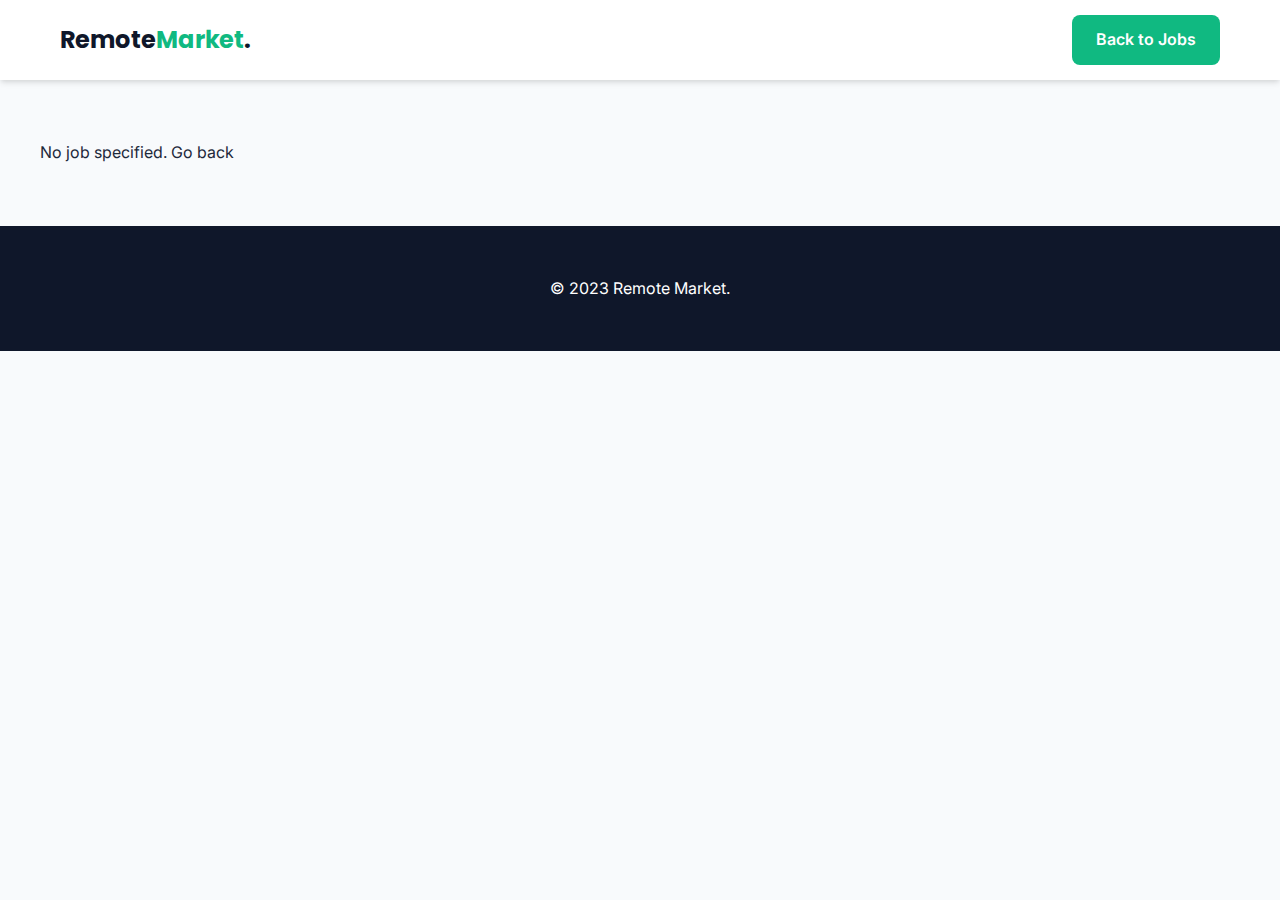
<file: job-detail.html>
<!DOCTYPE html>
<html lang="en">

<head>
    <meta charset="UTF-8">
    <meta name="viewport" content="width=device-width, initial-scale=1.0">
    <title>Job Details | Remote Market</title>
    <link
        href="https://fonts.googleapis.com/css2?family=Inter:wght@400;500;600&family=Poppins:wght@600;700&display=swap"
        rel="stylesheet">
    <link rel="stylesheet" href="styles/main.css">
</head>

<body>

    <header>
        <div class="container">
            <nav>
                <div class="logo"><a href="index.html">Remote<span>Market</span>.</a></div>
                <a href="jobs.html" class="btn btn-secondary">Back to Jobs</a>
            </nav>
        </div>
    </header>

    <div class="container" style="padding: 60px 0;">
        <div id="job-detail-container">
            <p>Loading job details...</p>
        </div>
    </div>

    <footer style="background-color: var(--primary); color: white; padding: 50px 0; text-align: center;">
        <div class="container">
            <p>&copy; 2023 Remote Market.</p>
        </div>
    </footer>

    <script src="scripts/job-detail.js"></script>
</body>

</html>
</file>
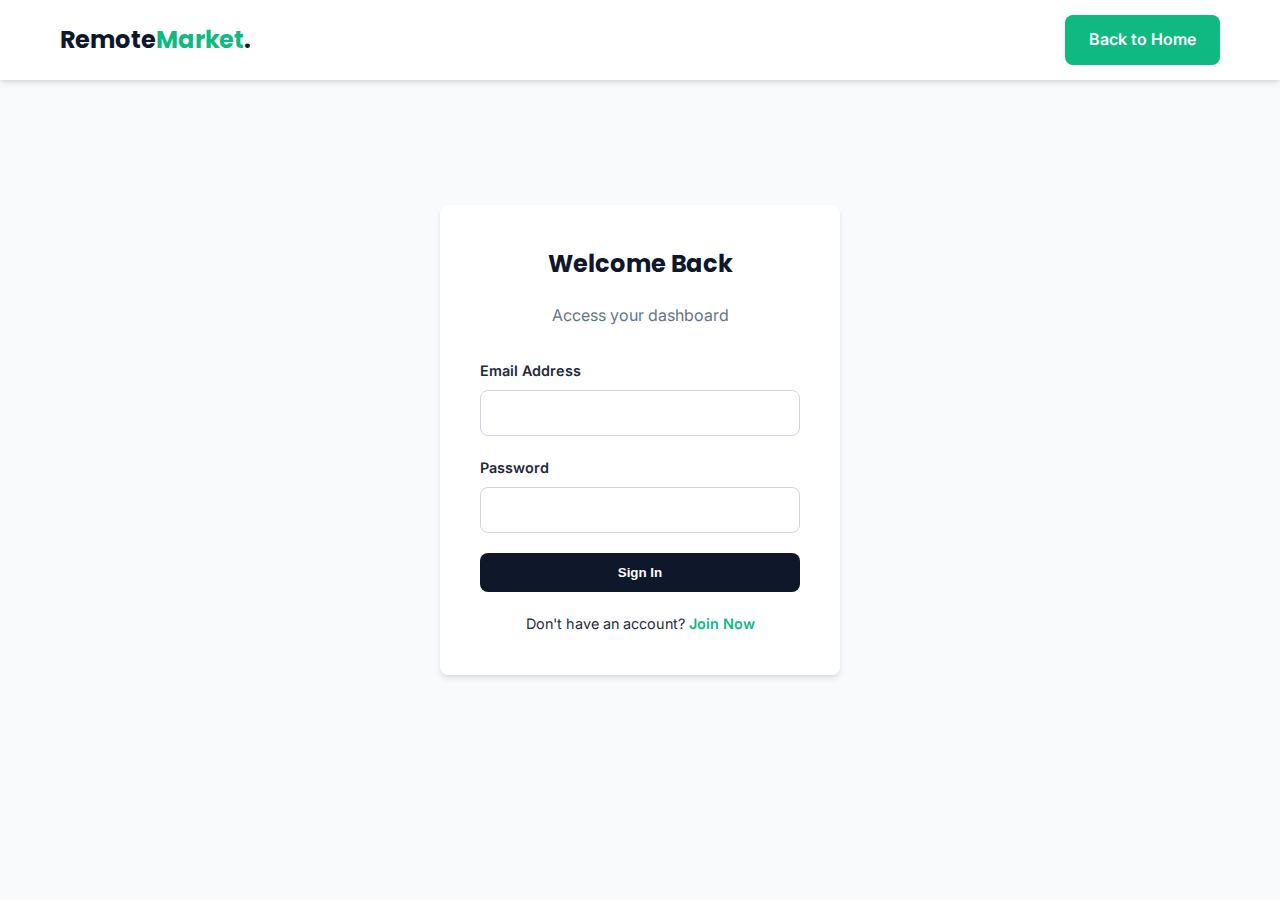
<file: login.html>
<!DOCTYPE html>
<html lang="en">

<head>
    <meta charset="UTF-8">
    <meta name="viewport" content="width=device-width, initial-scale=1.0">
    <title>Sign In | Remote Market</title>
    <link
        href="https://fonts.googleapis.com/css2?family=Inter:wght@400;500;600&family=Poppins:wght@600;700&display=swap"
        rel="stylesheet">
    <link rel="stylesheet" href="styles/main.css">
</head>

<body>

    <!-- Simple Nav -->
    <header>
        <div class="container">
            <nav>
                <div class="logo"><a href="index.html">Remote<span>Market</span>.</a></div>
                <a href="index.html" class="btn btn-secondary">Back to Home</a>
            </nav>
        </div>
    </header>

    <div class="login-wrapper">
        <div class="login-box">
            <h2 style="margin-bottom: 20px;">Welcome Back</h2>
            <p style="margin-bottom: 30px; color: var(--text-light);">Access your dashboard</p>

            <form
                onsubmit="event.preventDefault(); alert('This is a demo project. Login is simulated.'); window.location.href='index.html';">
                <div class="form-group" style="text-align: left;">
                    <label>Email Address</label>
                    <input type="email" class="form-control" required>
                </div>

                <div class="form-group" style="text-align: left;">
                    <label>Password</label>
                    <input type="password" class="form-control" required>
                </div>

                <button type="submit" class="btn btn-primary" style="width: 100%;">Sign In</button>
            </form>

            <p style="margin-top: 20px; font-size: 0.9rem;">
                Don't have an account? <a href="talent-apply.html"
                    style="color: var(--secondary); font-weight: 600;">Join Now</a>
            </p>
        </div>
    </div>

</body>

</html>
</file>
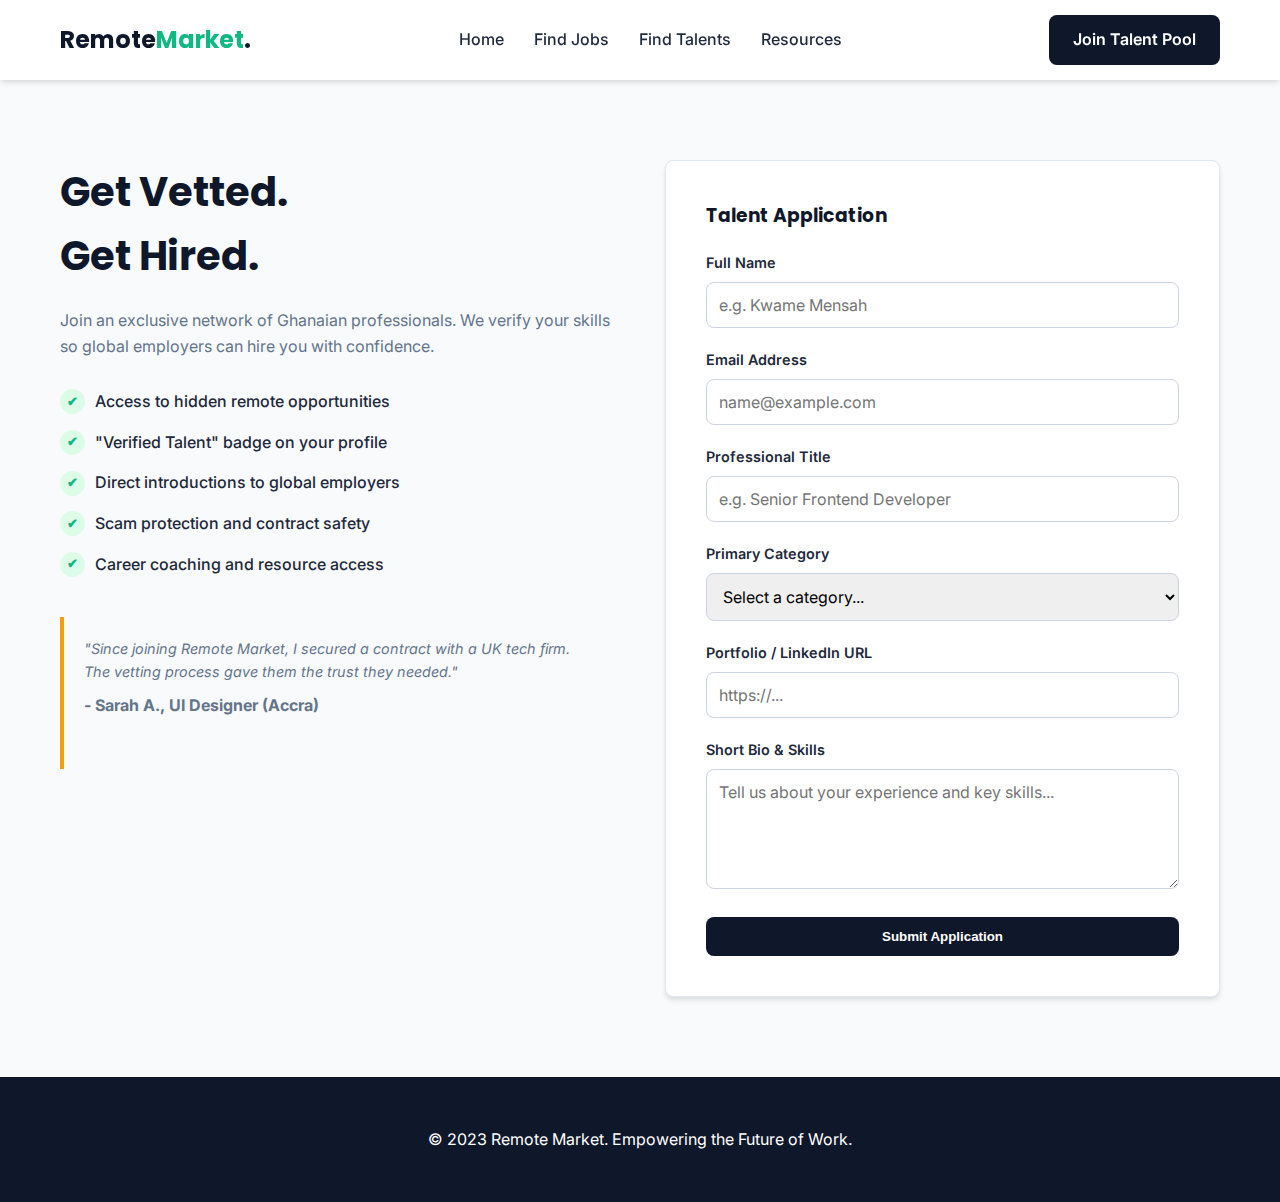
<file: talent-apply.html>
<!DOCTYPE html>
<html lang="en">

<head>
    <meta charset="UTF-8">
    <meta name="viewport" content="width=device-width, initial-scale=1.0">
    <title>Join Talent Pool | Remote Market</title>
    <link
        href="https://fonts.googleapis.com/css2?family=Inter:wght@400;500;600&family=Poppins:wght@600;700&display=swap"
        rel="stylesheet">
    <link rel="stylesheet" href="styles/main.css">
</head>

<body>

    <!-- Navbar -->
    <header>
        <div class="container">
            <nav>
                <div class="logo">Remote<span>Market</span>.</div>
                <ul class="nav-links">
                    <li><a href="index.html">Home</a></li>
                    <li><a href="jobs.html">Find Jobs</a></li>
                    <li><a href="talents.html">Find Talents</a></li>
                    <li><a href="resources.html">Resources</a></li>
                </ul>
                <a href="talent-apply.html" class="btn btn-primary">Join Talent Pool</a>
            </nav>
        </div>
    </header>

    <div class="container">
        <div class="split-layout">

            <!-- Left Side: Content -->
            <div class="apply-content">
                <h2>Get Vetted.<br>Get Hired.</h2>
                <p>Join an exclusive network of Ghanaian professionals. We verify your skills so global employers can
                    hire you with confidence.</p>

                <ul class="benefit-list">
                    <li>Access to hidden remote opportunities</li>
                    <li>"Verified Talent" badge on your profile</li>
                    <li>Direct introductions to global employers</li>
                    <li>Scam protection and contract safety</li>
                    <li>Career coaching and resource access</li>
                </ul>

                <div
                    style="margin-top: 40px; padding: 20px; background: #F8FAFC; border-left: 4px solid var(--accent);">
                    <p style="margin: 0; font-size: 0.9rem; font-style: italic;">"Since joining Remote Market, I secured
                        a contract with a UK tech firm. The vetting process gave them the trust they needed."</p>
                    <p style="margin-top: 10px; font-weight: bold;">- Sarah A., UI Designer (Accra)</p>
                </div>
            </div>

            <!-- Right Side: The Form -->
            <div>
                <!-- Form Container -->
                <div id="form-container" class="apply-form">
                    <h3 style="margin-bottom: 20px;">Talent Application</h3>
                    <form id="talent-form">
                        <div class="form-group">
                            <label>Full Name</label>
                            <input type="text" class="form-control" placeholder="e.g. Kwame Mensah" required>
                        </div>

                        <div class="form-group">
                            <label>Email Address</label>
                            <input type="email" class="form-control" placeholder="name@example.com" required>
                        </div>

                        <div class="form-group">
                            <label>Professional Title</label>
                            <input type="text" class="form-control" placeholder="e.g. Senior Frontend Developer"
                                required>
                        </div>

                        <div class="form-group">
                            <label>Primary Category</label>
                            <select class="form-control" required>
                                <option value="">Select a category...</option>
                                <option value="Development">Development</option>
                                <option value="Design">Design</option>
                                <option value="Marketing">Marketing</option>
                                <option value="Admin">Admin / Virtual Assist</option>
                                <option value="Writing">Writing / Content</option>
                            </select>
                        </div>

                        <div class="form-group">
                            <label>Portfolio / LinkedIn URL</label>
                            <input type="url" class="form-control" placeholder="https://..." required>
                        </div>

                        <div class="form-group">
                            <label>Short Bio & Skills</label>
                            <textarea class="form-control" placeholder="Tell us about your experience and key skills..."
                                required></textarea>
                        </div>

                        <button type="submit" id="submit-btn" class="btn btn-primary" style="width: 100%;">Submit
                            Application</button>
                    </form>
                </div>

                <!-- Hidden Success Message -->
                <div id="success-message" class="success-message">
                    <span class="success-icon">🎉</span>
                    <h3>Application Received!</h3>
                    <p>Thank you for applying to the Remote Market Talent Pool.</p>
                    <p>Our team will review your profile and contact you within <strong>48 hours</strong> for the next
                        vetting steps.</p>
                    <br>
                    <a href="index.html" class="btn btn-secondary">Return Home</a>
                </div>
            </div>

        </div>
    </div>

    <!-- Footer -->
    <footer style="background-color: var(--primary); color: white; padding: 50px 0; text-align: center;">
        <div class="container">
            <p>&copy; 2023 Remote Market. Empowering the Future of Work.</p>
        </div>
    </footer>

    <script src="scripts/apply.js"></script>
</body>

</html>
</file>
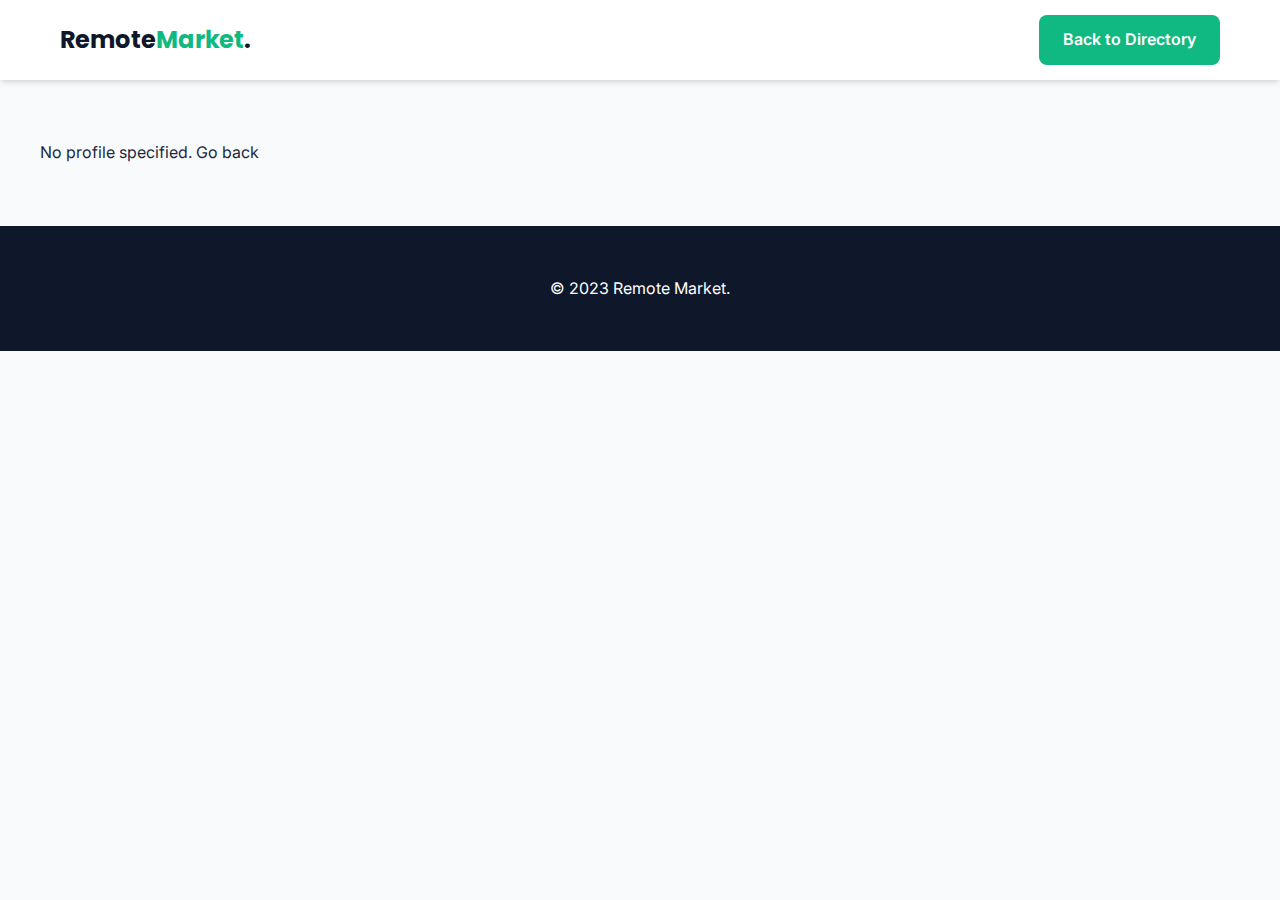
<file: talent-detail.html>
<!DOCTYPE html>
<html lang="en">

<head>
    <meta charset="UTF-8">
    <meta name="viewport" content="width=device-width, initial-scale=1.0">
    <title>Talent Profile | Remote Market</title>
    <link
        href="https://fonts.googleapis.com/css2?family=Inter:wght@400;500;600&family=Poppins:wght@600;700&display=swap"
        rel="stylesheet">
    <link rel="stylesheet" href="styles/main.css">
</head>

<body>

    <header>
        <div class="container">
            <nav>
                <div class="logo"><a href="index.html">Remote<span>Market</span>.</a></div>
                <a href="talents.html" class="btn btn-secondary">Back to Directory</a>
            </nav>
        </div>
    </header>

    <div class="container" style="padding: 60px 0;">
        <div id="talent-detail-container">
            <p>Loading profile...</p>
        </div>
    </div>

    <footer style="background-color: var(--primary); color: white; padding: 50px 0; text-align: center;">
        <div class="container">
            <p>&copy; 2023 Remote Market.</p>
        </div>
    </footer>

    <script src="scripts/talent-detail.js"></script>
</body>

</html>
</file>
<file: styles/main.css>
/* --- 1. Variables & Reset --- */
:root {
    --primary: #0F172A;
    /* Midnight Blue */
    --secondary: #10B981;
    /* Emerald Green */
    --accent: #F59E0B;
    /* Amber Gold */
    --bg-light: #F8FAFC;
    /* Light Grey Background */
    --text-dark: #1E293B;
    /* Dark Text */
    --text-light: #64748B;
    /* Grey Text */
    --white: #FFFFFF;
    --font-heading: 'Poppins', sans-serif;
    --font-body: 'Inter', sans-serif;
    --shadow: 0 4px 6px -1px rgba(0, 0, 0, 0.1), 0 2px 4px -1px rgba(0, 0, 0, 0.06);
    --radius: 8px;
}

* {
    margin: 0;
    padding: 0;
    box-sizing: border-box;
}

body {
    font-family: var(--font-body);
    background-color: var(--bg-light);
    color: var(--text-dark);
    line-height: 1.6;
}

a {
    text-decoration: none;
    color: inherit;
}

ul {
    list-style: none;
}

/* --- 2. Typography & Utilities --- */
h1,
h2,
h3 {
    font-family: var(--font-heading);
    color: var(--primary);
}

.container {
    max-width: 1200px;
    margin: 0 auto;
    padding: 0 20px;
}

.btn {
    display: inline-block;
    padding: 12px 24px;
    border-radius: var(--radius);
    font-weight: 600;
    transition: all 0.3s ease;
    cursor: pointer;
    border: none;
}

.btn-primary {
    background-color: var(--primary);
    color: var(--white);
}

.btn-primary:hover {
    background-color: #1e293b;
}

.btn-secondary {
    background-color: var(--secondary);
    color: var(--white);
}

.btn-secondary:hover {
    background-color: #059669;
}

.section-title {
    text-align: center;
    margin-bottom: 40px;
}

.section-title h2 {
    font-size: 2.5rem;
    margin-bottom: 10px;
}

.section-title p {
    color: var(--text-light);
}

/* --- 3. Navbar --- */
header {
    background: var(--white);
    box-shadow: var(--shadow);
    position: sticky;
    top: 0;
    z-index: 1000;
}

nav {
    display: flex;
    justify-content: space-between;
    align-items: center;
    height: 80px;
}

.logo {
    font-family: var(--font-heading);
    font-size: 1.5rem;
    font-weight: 700;
    color: var(--primary);
}

.logo span {
    color: var(--secondary);
}

.nav-links {
    display: flex;
    gap: 30px;
}

.nav-links a {
    font-weight: 500;
    transition: color 0.3s;
}

.nav-links a:hover {
    color: var(--secondary);
}

/* --- 4. Hero Section --- */
.hero {
    background: linear-gradient(135deg, #0F172A 0%, #1E293B 100%);
    color: var(--white);
    padding: 100px 0;
    text-align: center;
}

.hero h1 {
    font-size: 3.5rem;
    color: var(--white);
    margin-bottom: 20px;
    line-height: 1.2;
}

.hero p {
    font-size: 1.2rem;
    color: #CBD5E1;
    max-width: 700px;
    margin: 0 auto 40px;
}

.hero-buttons {
    display: flex;
    gap: 20px;
    justify-content: center;
}

/* --- 5. Job Cards --- */
.jobs-section {
    padding: 80px 0;
}

.job-grid {
    display: grid;
    grid-template-columns: repeat(auto-fill, minmax(350px, 1fr));
    gap: 30px;
}

.job-card {
    background: var(--white);
    border-radius: var(--radius);
    padding: 25px;
    box-shadow: var(--shadow);
    transition: transform 0.3s ease;
    border: 1px solid #E2E8F0;
    position: relative;
    overflow: hidden;
}

.job-card:hover {
    transform: translateY(-5px);
    border-color: var(--secondary);
}

.job-card.featured::before {
    content: "Featured";
    background-color: var(--accent);
    color: var(--primary);
    position: absolute;
    top: 0;
    right: 0;
    padding: 5px 15px;
    font-size: 0.8rem;
    font-weight: 700;
    border-bottom-left-radius: var(--radius);
}

.job-header {
    display: flex;
    align-items: center;
    gap: 15px;
    margin-bottom: 15px;
}

.job-header img {
    width: 50px;
    height: 50px;
    border-radius: 50%;
}

.job-info h3 {
    font-size: 1.2rem;
}

.job-info p {
    font-size: 0.9rem;
    color: var(--text-light);
}

.job-tags {
    display: flex;
    gap: 10px;
    margin: 15px 0;
    flex-wrap: wrap;
}

.tag {
    background: #F1F5F9;
    padding: 5px 10px;
    border-radius: 20px;
    font-size: 0.8rem;
    color: var(--text-light);
}

.job-footer {
    display: flex;
    justify-content: space-between;
    align-items: center;
    border-top: 1px solid #F1F5F9;
    padding-top: 15px;
    margin-top: 15px;
}

.salary {
    font-weight: 700;
    color: var(--primary);
}

.apply-link {
    color: var(--secondary);
    font-weight: 600;
    font-size: 0.9rem;
}

/* --- Mobile Responsiveness --- */
@media (max-width: 768px) {
    .nav-links {
        display: none;
    }

    /* We will add a mobile menu later */
    .hero h1 {
        font-size: 2.5rem;
    }

    .job-grid {
        grid-template-columns: 1fr;
    }
}




/* --- 6. Jobs Page Specifics --- */
.page-header {
    background-color: var(--primary);
    color: white;
    padding: 60px 0;
    text-align: center;
}

.search-container {
    background: white;
    padding: 20px;
    border-radius: var(--radius);
    box-shadow: var(--shadow);
    margin-top: -30px;
    /* Pulls it up into the header slightly */
    display: flex;
    gap: 15px;
    flex-wrap: wrap;
    position: relative;
    z-index: 10;
}

.search-input,
.filter-select {
    padding: 12px;
    border: 1px solid #E2E8F0;
    border-radius: var(--radius);
    font-family: var(--font-body);
    font-size: 1rem;
}

.search-input {
    flex: 2;
}

.filter-select {
    flex: 1;
}

.jobs-container-full {
    padding: 60px 0;
    min-height: 60vh;
}

.no-results {
    text-align: center;
    padding: 40px;
    color: var(--text-light);
    font-size: 1.2rem;
}

/* --- 7. Application Form Styles --- */
.split-layout {
    display: grid;
    grid-template-columns: 1fr 1fr;
    gap: 50px;
    align-items: start;
    padding: 80px 0;
}

.apply-content h2 {
    font-size: 2.5rem;
    margin-bottom: 20px;
}

.apply-content p {
    margin-bottom: 30px;
    color: var(--text-light);
}

.benefit-list li {
    margin-bottom: 15px;
    display: flex;
    align-items: center;
    gap: 10px;
    font-weight: 500;
}

.benefit-list li::before {
    content: "✔";
    color: var(--secondary);
    font-weight: bold;
    background: #DCFCE7;
    width: 25px;
    height: 25px;
    border-radius: 50%;
    display: flex;
    justify-content: center;
    align-items: center;
    font-size: 0.8rem;
}

.apply-form {
    background: white;
    padding: 40px;
    border-radius: var(--radius);
    box-shadow: var(--shadow);
    border: 1px solid #E2E8F0;
}

.form-group {
    margin-bottom: 20px;
}

.form-group label {
    display: block;
    margin-bottom: 8px;
    font-weight: 600;
    font-size: 0.9rem;
}

.form-control {
    width: 100%;
    padding: 12px;
    border: 1px solid #CBD5E1;
    border-radius: var(--radius);
    font-family: var(--font-body);
    font-size: 1rem;
    transition: border-color 0.3s;
}

.form-control:focus {
    outline: none;
    border-color: var(--secondary);
    box-shadow: 0 0 0 3px rgba(16, 185, 129, 0.1);
}

textarea.form-control {
    resize: vertical;
    min-height: 120px;
}

/* Success Message State (Hidden by default) */
.success-message {
    display: none;
    text-align: center;
    padding: 40px;
    background: #DCFCE7;
    border-radius: var(--radius);
    color: #064E3B;
}

.success-icon {
    font-size: 3rem;
    margin-bottom: 15px;
    display: block;
}

/* Mobile Responsive */
@media (max-width: 768px) {
    .split-layout {
        grid-template-columns: 1fr;
    }
}

/* --- 8. Talent Directory Styles --- */
.talent-grid {
    display: grid;
    grid-template-columns: repeat(auto-fill, minmax(300px, 1fr));
    gap: 30px;
}

.talent-card {
    background: white;
    border-radius: var(--radius);
    padding: 30px 20px;
    text-align: center;
    box-shadow: var(--shadow);
    border: 1px solid #E2E8F0;
    transition: transform 0.3s;
    position: relative;
}

.talent-card:hover {
    transform: translateY(-5px);
    border-color: var(--secondary);
}

.talent-avatar {
    width: 90px;
    height: 90px;
    border-radius: 50%;
    margin-bottom: 15px;
    border: 3px solid var(--bg-light);
    object-fit: cover;
}

.verified-badge {
    color: var(--secondary);
    font-size: 0.9rem;
    display: flex;
    align-items: center;
    justify-content: center;
    gap: 5px;
    margin-bottom: 10px;
    font-weight: 600;
    background: #DCFCE7;
    padding: 4px 10px;
    border-radius: 20px;
    width: fit-content;
    margin: 0 auto 15px auto;
}

.talent-name {
    font-size: 1.25rem;
    font-weight: 700;
    color: var(--primary);
    margin-bottom: 5px;
}

.talent-title {
    color: var(--text-light);
    margin-bottom: 15px;
    font-weight: 500;
}

.talent-rate {
    font-weight: 700;
    color: var(--primary);
    margin-bottom: 15px;
    display: block;
}

.skill-pills {
    display: flex;
    justify-content: center;
    flex-wrap: wrap;
    gap: 8px;
    margin-bottom: 20px;
}

.skill-pill {
    background: #F1F5F9;
    font-size: 0.8rem;
    padding: 4px 10px;
    border-radius: 4px;
    color: var(--text-dark);
}

/* --- 9. Resources / Blog Styles --- */
.resource-grid {
    display: grid;
    grid-template-columns: repeat(auto-fill, minmax(300px, 1fr));
    gap: 30px;
    padding: 60px 0;
}

.resource-card {
    background: white;
    border-radius: var(--radius);
    overflow: hidden;
    box-shadow: var(--shadow);
    transition: transform 0.3s;
    border: 1px solid #E2E8F0;
}

.resource-card:hover {
    transform: translateY(-5px);
}

.resource-img {
    width: 100%;
    height: 200px;
    background-color: #CBD5E1;
    /* Placeholder grey */
    object-fit: cover;
}

.resource-content {
    padding: 25px;
}

.resource-category {
    color: var(--secondary);
    font-size: 0.8rem;
    font-weight: 700;
    text-transform: uppercase;
    margin-bottom: 10px;
    display: block;
}

.resource-title {
    font-size: 1.2rem;
    margin-bottom: 10px;
    line-height: 1.4;
}

.resource-excerpt {
    color: var(--text-light);
    font-size: 0.9rem;
    margin-bottom: 20px;
}

/* --- 10. Simple Login Page Styles --- */
.login-wrapper {
    min-height: 80vh;
    display: flex;
    align-items: center;
    justify-content: center;
    background-color: var(--bg-light);
}

.login-box {
    background: white;
    padding: 40px;
    border-radius: var(--radius);
    box-shadow: var(--shadow);
    width: 100%;
    max-width: 400px;
    text-align: center;
}

/* --- 11. Detail Page Styles --- */
.detail-header {
    background: white;
    padding: 40px;
    border-radius: var(--radius);
    box-shadow: var(--shadow);
    margin-bottom: 30px;
    display: flex;
    align-items: center;
    gap: 30px;
}

.detail-logo {
    width: 80px;
    height: 80px;
    border-radius: var(--radius);
    object-fit: contain;
}

.detail-info h1 {
    font-size: 2rem;
    margin-bottom: 5px;
}

.detail-meta {
    color: var(--text-light);
    font-size: 0.95rem;
}

.detail-grid {
    display: grid;
    grid-template-columns: 2fr 1fr;
    gap: 40px;
    align-items: start;
}

.content-box {
    background: white;
    padding: 30px;
    border-radius: var(--radius);
    box-shadow: var(--shadow);
}

.content-box h2 {
    font-size: 1.5rem;
    margin-bottom: 20px;
    border-bottom: 1px solid #F1F5F9;
    padding-bottom: 10px;
}

.content-box p {
    margin-bottom: 15px;
    color: var(--text-dark);
}

.content-box ul {
    list-style: disc;
    margin-left: 20px;
    margin-bottom: 20px;
}

.content-box li {
    margin-bottom: 10px;
}

.sidebar-box {
    background: white;
    padding: 30px;
    border-radius: var(--radius);
    box-shadow: var(--shadow);
    border: 1px solid #E2E8F0;
}

.sidebar-item {
    margin-bottom: 20px;
}

.sidebar-label {
    display: block;
    font-size: 0.85rem;
    color: var(--text-light);
    font-weight: 600;
    text-transform: uppercase;
}

.sidebar-value {
    font-size: 1.1rem;
    font-weight: 500;
    color: var(--primary);
}

/* Talent Specifics */
.profile-header {
    text-align: center;
}

.profile-avatar {
    width: 120px;
    height: 120px;
    border-radius: 50%;
    margin: 0 auto 20px;
    display: block;
}

@media (max-width: 768px) {
    .detail-header {
        flex-direction: column;
        text-align: center;
    }

    .detail-grid {
        grid-template-columns: 1fr;
    }
}
</file>
